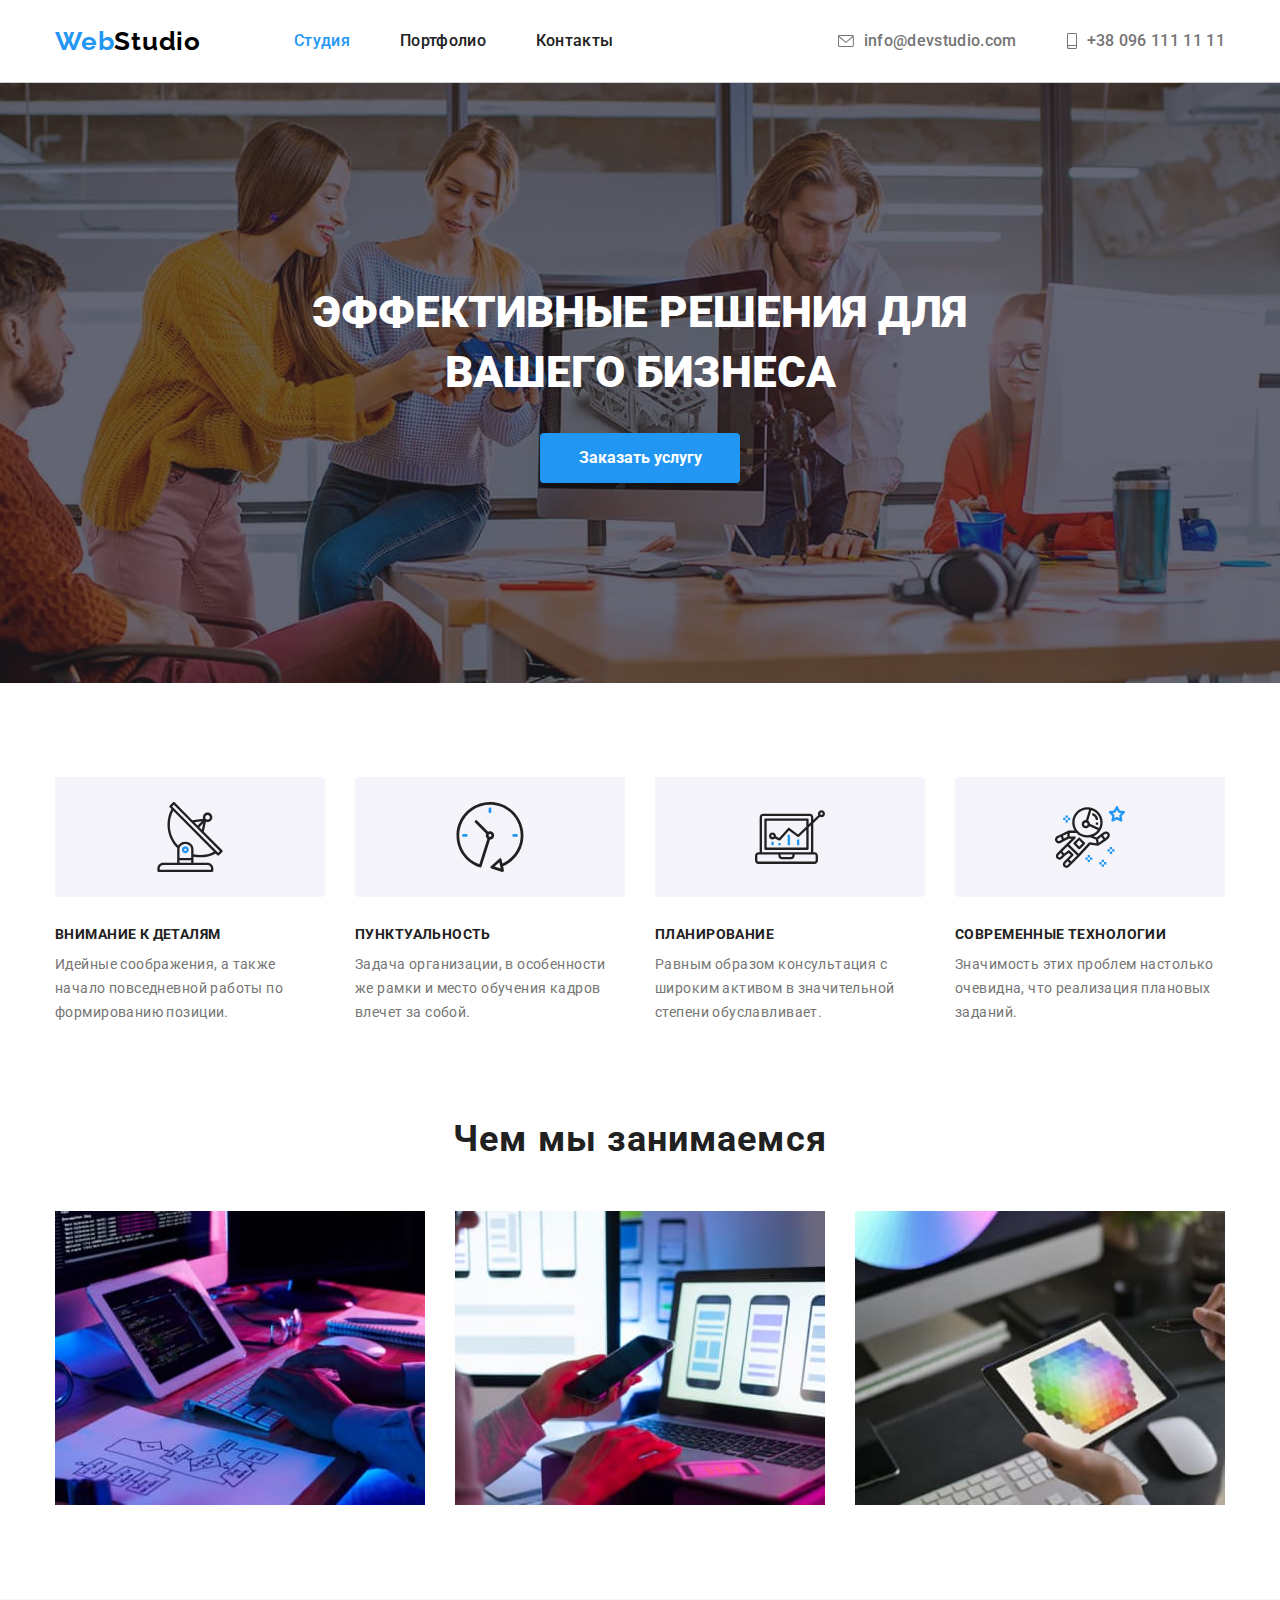
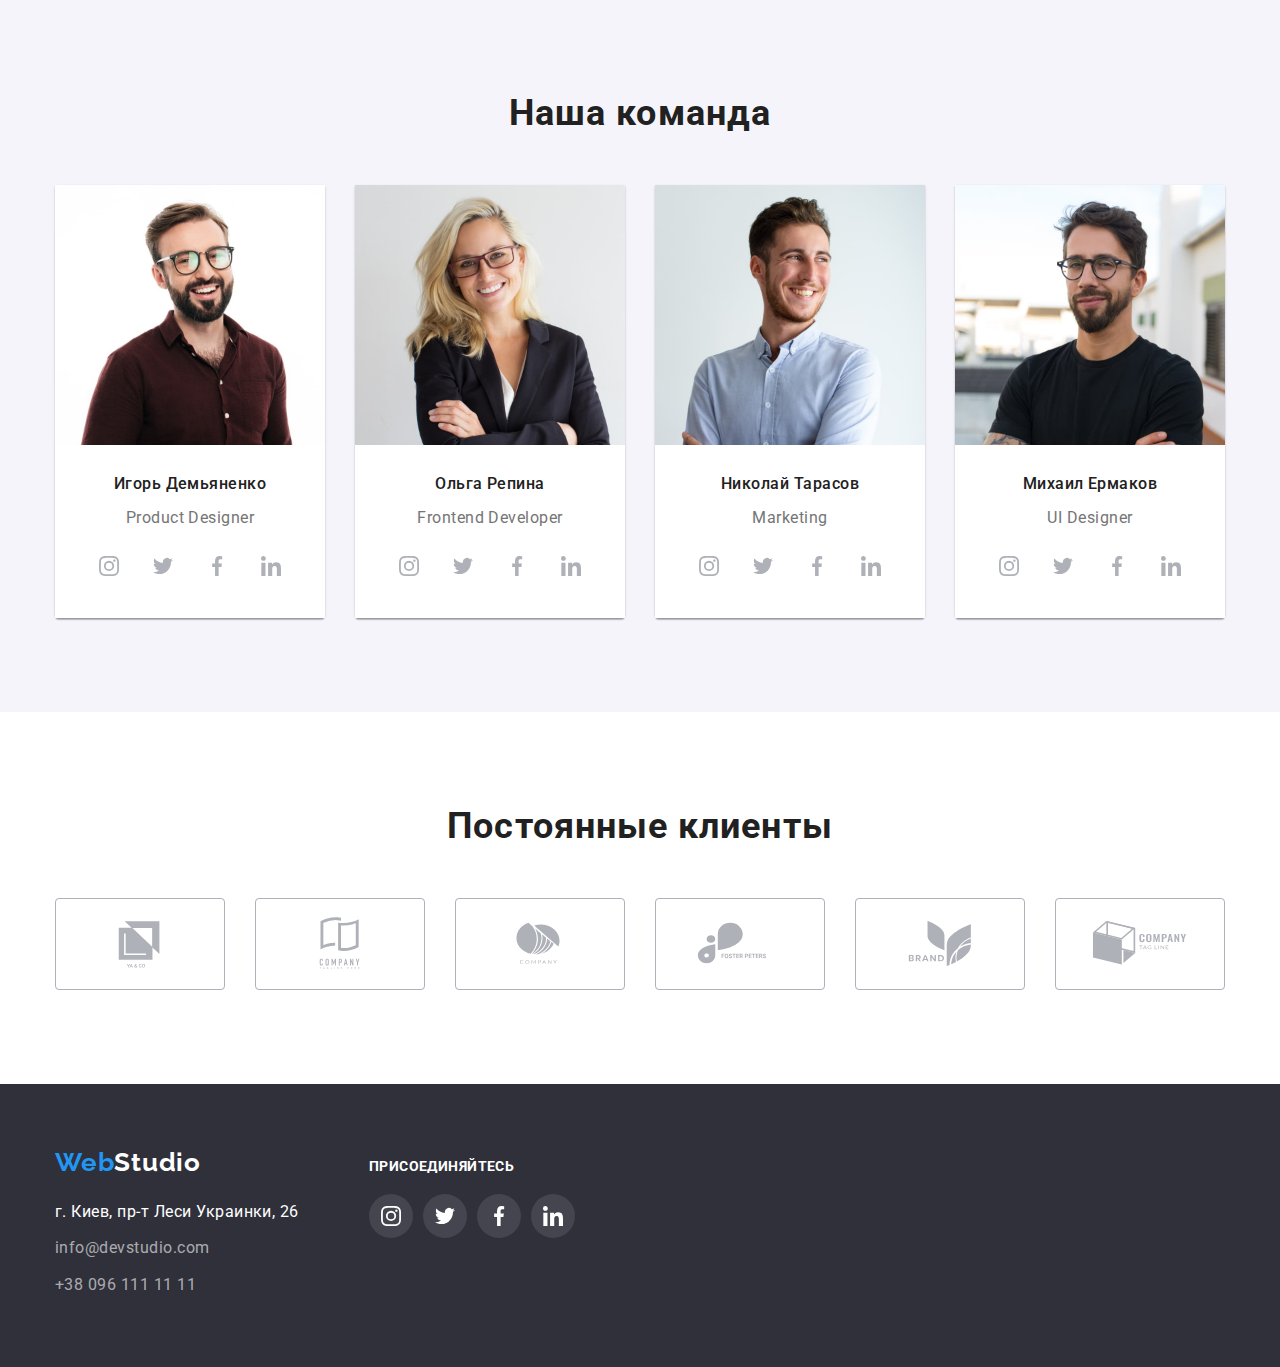
<file: index.html>
<!DOCTYPE html>
<html lang="ru">
  <head>
    <meta charset="UTF-8" />
    <meta http-equiv="X-UA-Compatible" content="IE=edge" />
    <meta name="viewport" content="width=device-width, initial-scale=1.0" />
    <title>Document</title>
    <link
      rel="stylesheet"
      href="https://cdnjs.cloudflare.com/ajax/libs/modern-normalize/1.0.0/modern-normalize.min.css"
    />
    <link
      href="https://fonts.googleapis.com/css2?family=Raleway:wght@700&family=Roboto:wght@400;500;700;900&display=swap"
      rel="stylesheet"
    />
    <link rel="preconnect" href="https://fonts.gstatic.com" />
    <link rel="stylesheet" href="./CSS/styles.css" />
  </head>

  <body>
    <header class="header">
      <div class="container">
        <!--Navigation-->
        <nav class="navigation">
          <a href="./index.html" lang="en" class="logo-header link"
            ><span>Web</span>Studio</a
          >
          <ul class="site-nav list">
            <li class="nav-item item">
              <a href="" class="link current">Студия</a>
            </li>
            <li class="nav-item item">
              <a href="./portfolio.html" class="link">Портфолио</a>
            </li>
            <li class="nav-item item"><a href="" class="link">Контакты</a></li>
          </ul>
        </nav>
        <ul class="contacts list">
          <li class="contacts-item item">
            <a href="mailto:info@devstudio.com" class="mail-link link">
              <svg class="contact-icon" width="16" height="12">
                <use href="./images/sprite.svg#envelope"></use>
              </svg>
              info@devstudio.com
            </a>
          </li>
          <li class="contacts-item item">
            <a href="tel:+380961111111" class="link">
              <svg class="contact-icon" width="10" height="16">
                <use href="./images/sprite.svg#smartphone"></use>
              </svg>
              +38 096 111 11 11
            </a>
          </li>
        </ul>
      </div>
    </header>

    <main>
      <!--Hero-->
      <section class="hero section">
        <div class="container">
          <h1 class="hero-title">Эффективные решения для вашего бизнеса</h1>
          <button type="button" class="hero-button">Заказать услугу</button>
        </div>
      </section>

      <!--Advantages-->
      <section class="advantages">
        <div class="container">
          <h2 hidden>Особенности</h2>
          <ul class="advantages-list list">
            <li class="advantages-item item">
              <div class="advantages-icon">
                <svg width="70" height="70">
                  <use href="./images/sprite.svg#antenna"></use>
                </svg>
              </div>
              <h3 class="advantages-title">Внимание к деталям</h3>
              <p class="advantages-text">
                Идейные соображения, а также начало повседневной работы по
                формированию позиции.
              </p>
            </li>
            <li class="advantages-item item">
              <div class="advantages-icon">
                <svg width="70" height="70">
                  <use href="./images/sprite.svg#clock"></use>
                </svg>
              </div>
              <h3 class="advantages-title">Пунктуальность</h3>
              <p class="advantages-text">
                Задача организации, в особенности же рамки и место обучения
                кадров влечет за собой.
              </p>
            </li>
            <li class="advantages-item item">
              <div class="advantages-icon">
                <svg width="70" height="70">
                  <use href="./images/sprite.svg#diagram"></use>
                </svg>
              </div>
              <h3 class="advantages-title">Планирование</h3>
              <p class="advantages-text">
                Равным образом консультация с широким активом в значительной
                степени обуславливает.
              </p>
            </li>
            <li class="advantages-item item">
              <div class="advantages-icon">
                <svg width="70" height="70">
                  <use href="./images/sprite.svg#astronaut"></use>
                </svg>
              </div>
              <h3 class="advantages-title">Современные технологии</h3>
              <p class="advantages-text">
                Значимость этих проблем настолько очевидна, что реализация
                плановых заданий.
              </p>
            </li>
          </ul>
        </div>
      </section>

      <!--Activity-->
      <section class="activity section">
        <div class="container">
          <h2 class="activity-title">Чем мы занимаемся</h2>
          <ul class="activity-list list">
            <li class="img-activity item">
              <img
                src="./images/img1.jpg"
                alt="Программист работает за столом в офисе"
                width="370"
                height="294"
              />
            </li>
            <li class="img-activity item">
              <img
                src="./images/img2.jpg"
                alt="Дизайнеры разрабатывают приложения для смартфонов"
                width="370"
                height="294"
              />
            </li>
            <li class="img-activity item">
              <img
                src="./images/img3.jpg"
                alt="Креативный художник веб-дизайна с рабочим графическим планшетом"
                width="370"
                height="294"
              />
            </li>
          </ul>
        </div>
      </section>

      <!--Team-->
      <section class="team section">
        <div class="container">
          <h2 class="team-title">Наша команда</h2>
          <ul class="team-list list">
            <li class="img-team item">
              <img
                src="./images/nashakomanda1.jpg"
                alt="Дизайнер продукта Игорь Демьяненко"
                width="270"
                height="260"
              />
              <div class="team-description">
                <h3 class="team-name">Игорь Демьяненко</h3>
                <p lang="en" class="team-function">Product Designer</p>
                <ul class="social-list list">
                  <li class="social-list-item item">
                    <a href="" class="social-list-link link">
                      <svg class="social-list-icon">
                        <use href="./images/sprite.svg#instagram"></use>
                      </svg>
                    </a>
                  </li>
                  <li class="social-list-item item">
                    <a href="" class="social-list-link link">
                      <svg class="social-list-icon">
                        <use href="./images/sprite.svg#twitter"></use>
                      </svg>
                    </a>
                  </li>
                  <li class="social-list-item item">
                    <a href="" class="social-list-link link">
                      <svg class="social-list-icon">
                        <use href="./images/sprite.svg#facebook"></use>
                      </svg>
                    </a>
                  </li>
                  <li class="social-list-item item">
                    <a href="" class="social-list-link link">
                      <svg class="social-list-icon">
                        <use href="./images/sprite.svg#linkedin"></use>
                      </svg>
                    </a>
                  </li>
                </ul>
              </div>
            </li>
            <li class="img-team item">
              <img
                src="./images/nashakomanda2.jpg"
                alt="Фронтенд разработчик"
                width="270"
                height="260"
              />
              <div class="team-description">
                <h3 class="team-name">Ольга Репина</h3>
                <p lang="en" class="team-function">Frontend Developer</p>
                <ul class="social-list list">
                  <li class="social-list-item item">
                    <a href="" class="social-list-link link">
                      <svg class="social-list-icon">
                        <use href="./images/sprite.svg#instagram"></use>
                      </svg>
                    </a>
                  </li>
                  <li class="social-list-item item">
                    <a href="" class="social-list-link link">
                      <svg class="social-list-icon">
                        <use href="./images/sprite.svg#twitter"></use>
                      </svg>
                    </a>
                  </li>
                  <li class="social-list-item item">
                    <a href="" class="social-list-link link">
                      <svg class="social-list-icon">
                        <use href="./images/sprite.svg#facebook"></use>
                      </svg>
                    </a>
                  </li>
                  <li class="social-list-item item">
                    <a href="" class="social-list-link link">
                      <svg class="social-list-icon">
                        <use href="./images/sprite.svg#linkedin"></use>
                      </svg>
                    </a>
                  </li>
                </ul>
              </div>
            </li>
            <li class="img-team item">
              <img
                src="./images/nashakomanda3.jpg"
                alt="Маркетолог"
                width="270"
                height="260"
              />
              <div class="team-description">
                <h3 class="team-name">Николай Тарасов</h3>
                <p lang="en" class="team-function">Marketing</p>
                <ul class="social-list list">
                  <li class="social-list-item item">
                    <a href="" class="social-list-link link">
                      <svg class="social-list-icon">
                        <use href="./images/sprite.svg#instagram"></use>
                      </svg>
                    </a>
                  </li>
                  <li class="social-list-item item">
                    <a href="" class="social-list-link link">
                      <svg class="social-list-icon">
                        <use href="./images/sprite.svg#twitter"></use>
                      </svg>
                    </a>
                  </li>
                  <li class="social-list-item item">
                    <a href="" class="social-list-link link">
                      <svg class="social-list-icon">
                        <use href="./images/sprite.svg#facebook"></use>
                      </svg>
                    </a>
                  </li>
                  <li class="social-list-item item">
                    <a href="" class="social-list-link link">
                      <svg class="social-list-icon">
                        <use href="./images/sprite.svg#linkedin"></use>
                      </svg>
                    </a>
                  </li>
                </ul>
              </div>
            </li>
            <li class="img-team item">
              <img
                src="./images/nashakomanda4.jpg"
                alt="Веб дизайнер"
                width="270"
                height="260"
              />
              <div class="team-description">
                <h3 class="team-name">Михаил Ермаков</h3>
                <p lang="en" class="team-function">UI Designer</p>
                <ul class="social-list list">
                  <li class="social-list-item item">
                    <a href="" class="social-list-link link">
                      <svg class="social-list-icon">
                        <use href="./images/sprite.svg#instagram"></use>
                      </svg>
                    </a>
                  </li>
                  <li class="social-list-item item">
                    <a href="" class="social-list-link link">
                      <svg class="social-list-icon">
                        <use href="./images/sprite.svg#twitter"></use>
                      </svg>
                    </a>
                  </li>
                  <li class="social-list-item item">
                    <a href="" class="social-list-link link">
                      <svg class="social-list-icon">
                        <use href="./images/sprite.svg#facebook"></use>
                      </svg>
                    </a>
                  </li>
                  <li class="social-list-item item">
                    <a href="" class="social-list-link link">
                      <svg class="social-list-icon">
                        <use href="./images/sprite.svg#linkedin"></use>
                      </svg>
                    </a>
                  </li>
                </ul>
              </div>
            </li>
          </ul>
        </div>
      </section>

      <!-- CUSTOMERS -->
      <section class="customers section">
        <div class="container">
          <h2 class="customers-title">Постоянные клиенты</h2>
          <ul class="customers-list list">
            <li class="group-icon item">
              <a href="#" class="customers-link link">
                <svg class="icon-group" width="106" height="60">
                  <use href="./images/sprite.svg#icon-group-1"></use>
                </svg>
              </a>
            </li>
            <li class="group-icon item">
              <a href="#" class="customers-link link">
                <svg class="icon-group" width="106" height="60">
                  <use href="./images/sprite.svg#icon-group-2"></use>
                </svg>
              </a>
            </li>
            <li class="group-icon item">
              <a href="#" class="customers-link link">
                <svg class="icon-group" width="106" height="60">
                  <use href="./images/sprite.svg#icon-group-3"></use>
                </svg>
              </a>
            </li>
            <li class="group-icon item">
              <a href="#" class="customers-link link">
                <svg class="icon-group" width="106" height="60">
                  <use href="./images/sprite.svg#icon-group-4"></use>
                </svg>
              </a>
            </li>
            <li class="group-icon item">
              <a href="#" class="customers-link link">
                <svg class="icon-group" width="106" height="60">
                  <use href="./images/sprite.svg#icon-group-5"></use>
                </svg>
              </a>
            </li>
            <li class="group-icon item">
              <a href="#" class="customers-link link">
                <svg class="icon-group" width="106" height="60">
                  <use href="./images/sprite.svg#icon-group-6"></use>
                </svg>
              </a>
            </li>
          </ul>
        </div>
      </section>
    </main>

    <!--Footer-->
    <footer class="footer-page">
      <div class="container">
        <div class="footer-address">
          <a href="./index.html" lang="en" class="logo-footer"
            ><span>Web</span>Studio</a
          >
          <address class="address">
            <ul class="address list">
              <li class="address-item item">
                <a
                  class="map-link link"
                  href="https://goo.gl/maps/HwD9BETJEKtcqntC8"
                  target="_blank"
                  >г. Киев, пр-т Леси Украинки, 26</a
                >
              </li>
              <li class="address-item item">
                <a href="mailto:info@devstudio.com" class="mail-link link"
                  >info@devstudio.com</a
                >
              </li>
              <li class="address-item item">
                <a href="tel:+380961111111" class="phone-link link"
                  >+38 096 111 11 11</a
                >
              </li>
            </ul>
          </address>
        </div>

        <div class="footer-socail-section">
          <p class="footer-social-title">присоединяйтесь</p>
          <ul class="footer-social-list list">
            <li class="footer-social-list-item item">
              <a href="" class="footer-social-list-link link">
                <svg class="social-list-icon">
                  <use href="./images/sprite.svg#instagram"></use>
                </svg>
              </a>
            </li>
            <li class="footer-social-list-item item">
              <a href="" class="footer-social-list-link link">
                <svg class="social-list-icon">
                  <use href="./images/sprite.svg#twitter"></use>
                </svg>
              </a>
            </li>
            <li class="footer-social-list-item item">
              <a href="" class="footer-social-list-link link">
                <svg class="social-list-icon">
                  <use href="./images/sprite.svg#facebook"></use>
                </svg>
              </a>
            </li>
            <li class="footer-social-list-item item">
              <a href="" class="footer-social-list-link link">
                <svg class="social-list-icon">
                  <use href="./images/sprite.svg#linkedin"></use>
                </svg>
              </a>
            </li>
          </ul>
        </div>
      </div>
    </footer>
  </body>
</html>
</file>
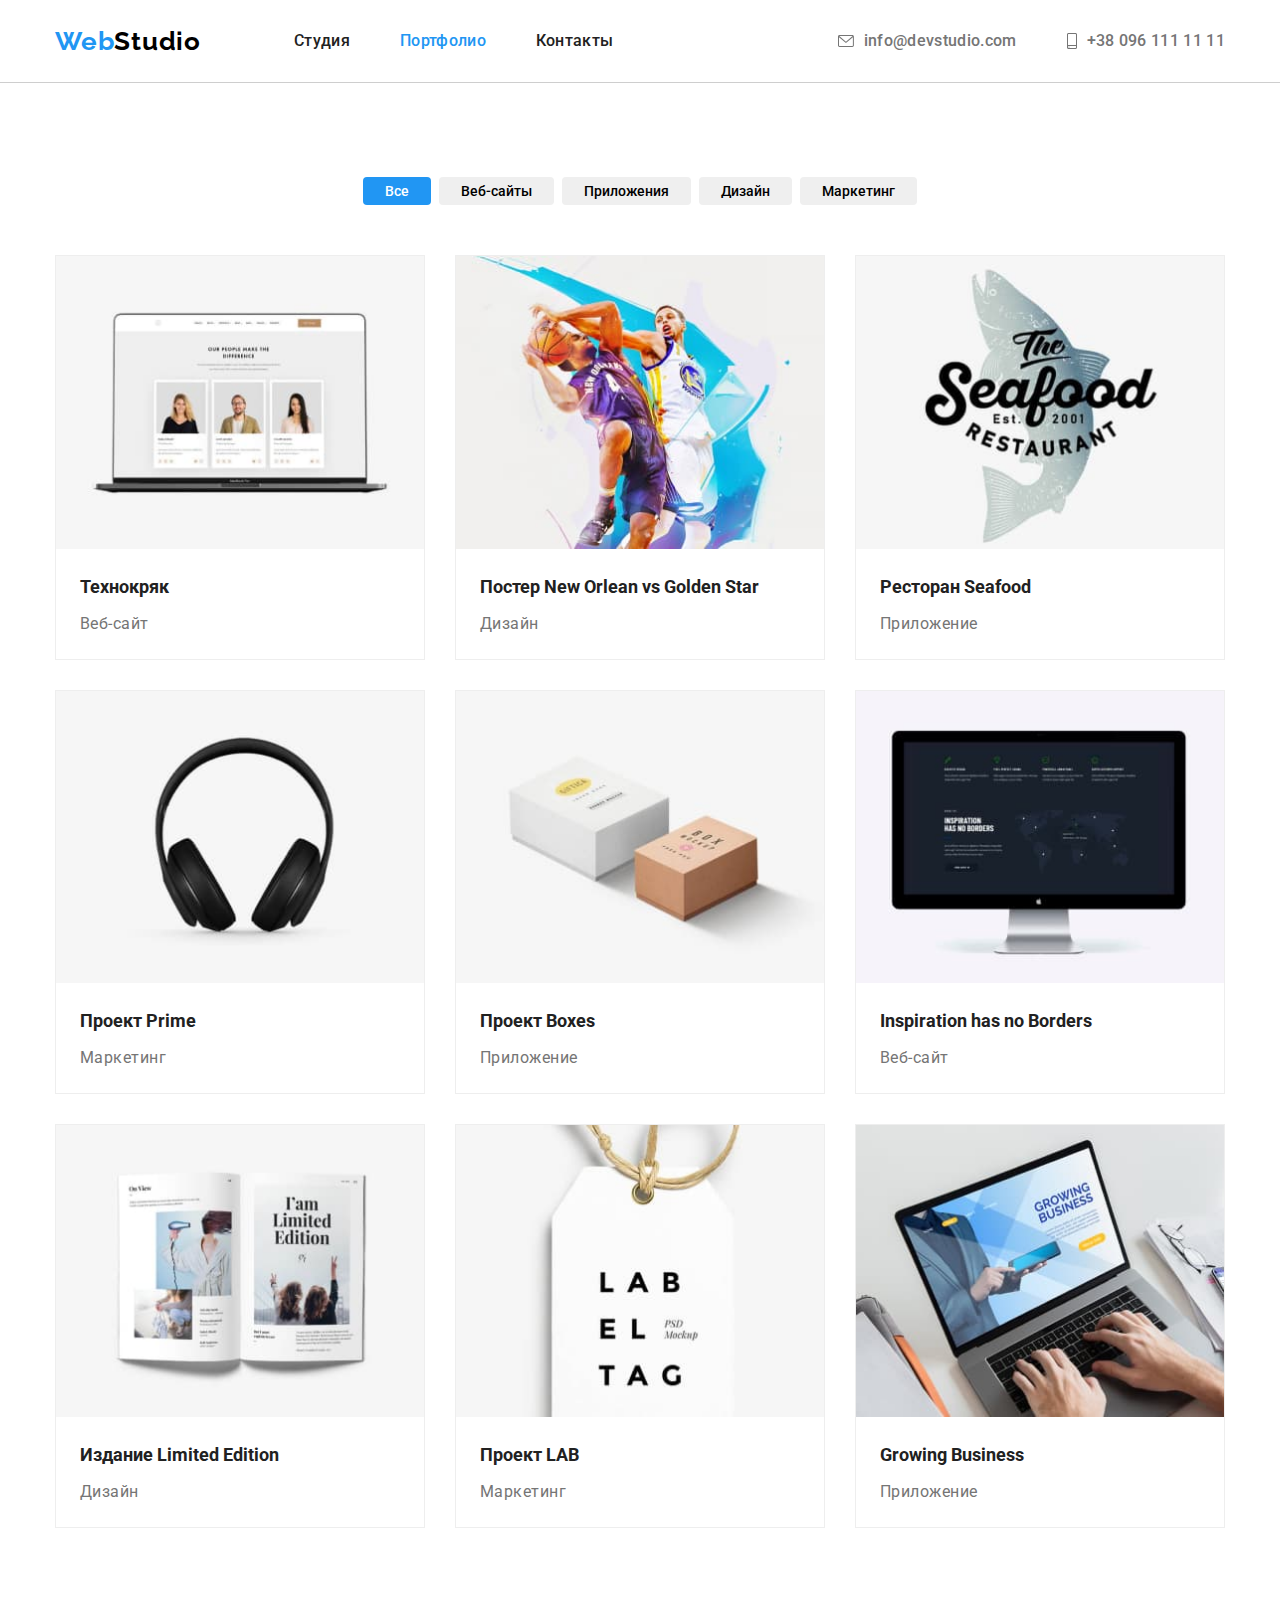
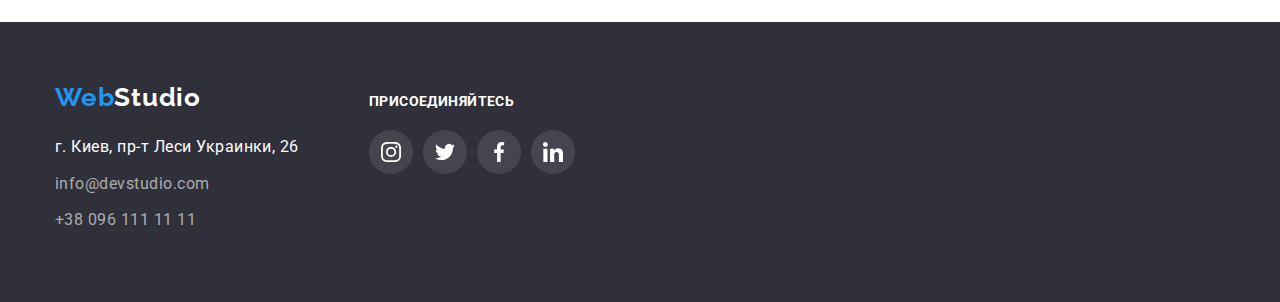
<file: portfolio.html>
<!DOCTYPE html>
<html lang="ru">
  <head>
    <meta charset="UTF-8" />
    <meta http-equiv="X-UA-Compatible" content="IE=edge" />
    <meta name="viewport" content="width=device-width, initial-scale=1.0" />
    <title>Portfolio</title>
    <link
      rel="stylesheet"
      href="https://cdnjs.cloudflare.com/ajax/libs/modern-normalize/1.0.0/modern-normalize.min.css"
    />
    <link
      href="https://fonts.googleapis.com/css2?family=Raleway:wght@700&family=Roboto:wght@400;500;700;900&display=swap"
      rel="stylesheet"
    />
    <link rel="preconnect" href="https://fonts.gstatic.com" />
    <link rel="stylesheet" href="./CSS/styles.css" />
  </head>

  <body>
    <header class="header">
      <div class="container">
        <!-- Navigation -->
        <nav class="navigation">
          <a href="./index.html" lang="en" class="logo-header link"
            ><span>Web</span>Studio</a
          >
          <ul class="site-nav list">
            <li class="nav-item item">
              <a href="./index.html" class="link">Студия</a>
            </li>
            <li class="nav-item item">
              <a href="" class="link current">Портфолио</a>
            </li>
            <li class="nav-item item"><a href="" class="link">Контакты</a></li>
          </ul>
        </nav>
        <ul class="contacts list">
          <li class="contacts-item item">
            <a href="mailto:info@devstudio.com" class="mail-link link">
              <svg class="contact-icon" width="16" height="12">
                <use href="./images/sprite.svg#envelope"></use>
              </svg>
              info@devstudio.com
            </a>
          </li>
          <li class="contacts-item item">
            <a href="tel:+380961111111" class="link">
              <svg class="contact-icon" width="10" height="16">
                <use href="./images/sprite.svg#smartphone"></use>
              </svg>
              +38 096 111 11 11
            </a>
          </li>
        </ul>
      </div>
    </header>
    <main>
      <!--Portfolio-->
      <section class="work-block section">
        <div class="container">
          <h1 hidden>portfolio</h1>
          <ul class="filters list">
            <li class="button-item item">
              <button type="button" class="button-general active">Все</button>
            </li>
            <li class="button-item item">
              <button type="button" class="button-general">Веб-сайты</button>
            </li>
            <li class="button-item item">
              <button type="button" class="button-general">Приложения</button>
            </li>
            <li class="button-item">
              <button type="button" class="button-general">Дизайн</button>
            </li>
            <li class="button-item item">
              <button type="button" class="button-general">Маркетинг</button>
            </li>
          </ul>
          <ul class="portfolio-list list">
            <li class="portfolio-item item">
              <a href="" class="portfolio-link link"
                ><img
                  src="./images/portfolio1.jpg"
                  alt="главная страница веб-сайта"
                  width="370"
                  height="294"
                />
                <div class="card-description">
                  <h2 class="content-name">Технокряк</h2>
                  <p class="content-text">Веб-сайт</p>
                </div>
              </a>
            </li>
            <li class="portfolio-item item">
              <a href="" class="portfolio-link link"
                ><img
                  src="./images/portfolio2.jpg"
                  alt="баскетбольный постер"
                  width="370"
                  height="294"
                />
                <div class="card-description">
                  <h2 class="content-name">
                    Постер <span lang="en">New Orlean vs Golden Star</span>
                  </h2>
                  <p class="content-text">Дизайн</p>
                </div>
              </a>
            </li>
            <li class="portfolio-item item">
              <a href="" class="portfolio-link link"
                ><img
                  src="./images/portfolio3.jpg"
                  alt="приложение ресторана морепродуктов"
                  width="370"
                  height="294"
                />
                <div class="card-description">
                  <h2 class="content-name">
                    Ресторан <span lang="en">Seafood</span>
                  </h2>
                  <p class="content-text">Приложение</p>
                </div>
              </a>
            </li>
            <li class="portfolio-item item">
              <a href="" class="portfolio-link link"
                ><img
                  src="./images/portfolio4.jpg"
                  alt="наушники"
                  width="370"
                  height="294"
                />
                <div class="card-description">
                  <h2 class="content-name">
                    Проект <span lang="en">Prime</span>
                  </h2>
                  <p class="content-text">Маркетинг</p>
                </div>
              </a>
            </li>
            <li class="portfolio-item item">
              <a href="" class="portfolio-link link"
                ><img
                  src="./images/portfolio5.jpg"
                  alt="две коробочки"
                  width="370"
                  height="294"
                />
                <div class="card-description">
                  <h2 class="content-name">
                    Проект <span lang="en">Boxes</span>
                  </h2>
                  <p class="content-text">Приложение</p>
                </div>
              </a>
            </li>
            <li class="portfolio-item item">
              <a href="" class="portfolio-link link"
                ><img
                  src="./images/portfolio6.jpg"
                  alt="монитор компьютера"
                  width="370"
                  height="294"
                />
                <div class="card-description">
                  <h2 lang="en" class="content-name">
                    Inspiration has no Borders
                  </h2>
                  <p class="content-text">Веб-сайт</p>
                </div>
              </a>
            </li>

            <li class="portfolio-item item">
              <a href="" class="portfolio-link link"
                ><img
                  src="./images/portfolio7.jpg"
                  alt="монитор компьютера"
                  width="370"
                  height="294"
                />
                <div class="card-description">
                  <h2 class="content-name">
                    Издание <span lang="en">Limited Edition</span>
                  </h2>
                  <p class="content-text">Дизайн</p>
                </div>
              </a>
            </li>
            <li class="portfolio-item item">
              <a href="" class="portfolio-link link"
                ><img
                  src="./images/portfolio8.jpg"
                  alt="бирка"
                  width="370"
                  height="294"
                />
                <div class="card-description">
                  <h2 class="content-name">
                    Проект <span lang="en">LAB</span>
                  </h2>
                  <p class="content-text">Маркетинг</p>
                </div>
              </a>
            </li>
            <li class="portfolio-item item">
              <a href="" class="portfolio-link link"
                ><img
                  src="./images/portfolio9.jpg"
                  alt="дизайнер разрабатывает маект на ноутбуке"
                  width="370"
                  height="294"
                />
                <div class="card-description">
                  <h2 lang="en" class="content-name">Growing Business</h2>
                  <p class="content-text">Приложение</p>
                </div>
              </a>
            </li>
          </ul>
        </div>
      </section>
    </main>
    <!--Footer-->
    <footer class="footer-page">
      <div class="container">
        <div class="footer-address">
          <a href="./index.html" lang="en" class="logo-footer"
            ><span>Web</span>Studio</a
          >
          <address class="address">
            <ul class="address list">
              <li class="address-item item">
                <a
                  class="map-link link"
                  href="https://goo.gl/maps/HwD9BETJEKtcqntC8"
                  target="_blank"
                  >г. Киев, пр-т Леси Украинки, 26</a
                >
              </li>
              <li class="address-item item">
                <a href="mailto:info@devstudio.com" class="mail-link link"
                  >info@devstudio.com</a
                >
              </li>
              <li class="address-item item">
                <a href="tel:+380961111111" class="phone-link link"
                  >+38 096 111 11 11</a
                >
              </li>
            </ul>
          </address>
        </div>

        <div class="footer-socail-section">
          <h3 class="footer-social-title">присоединяйтесь</h3>
          <ul class="footer-social-list list">
            <li class="footer-social-list-item item">
              <a href="" class="footer-social-list-link link">
                <svg class="social-list-icon">
                  <use href="./images/sprite.svg#instagram"></use>
                </svg>
              </a>
            </li>
            <li class="footer-social-list-item item">
              <a href="" class="footer-social-list-link link">
                <svg class="social-list-icon">
                  <use href="./images/sprite.svg#twitter"></use>
                </svg>
              </a>
            </li>
            <li class="footer-social-list-item item">
              <a href="" class="footer-social-list-link link">
                <svg class="social-list-icon">
                  <use href="./images/sprite.svg#facebook"></use>
                </svg>
              </a>
            </li>
            <li class="footer-social-list-item item">
              <a href="" class="footer-social-list-link link">
                <svg class="social-list-icon">
                  <use href="./images/sprite.svg#linkedin"></use>
                </svg>
              </a>
            </li>
          </ul>
        </div>
      </div>
    </footer>
  </body>
</html>
</file>
<file: CSS/styles.css>
:root {
  --primary-text-color: #757575;
  --title-text-color: #212121;
  --secondary-text-color: #ffffff;
  --accent-color: #2196f3;
  --background-hero-color: #2f303a;
  --background-hat-color: #ffffff;
  --background-team-color: #f5f4fa;
  --background-icon-color: #f5f4fa;
  --icon-color: #afb1b8;
}

body {
  color: var(--primary-text-color);
  background-color: var(--primary-white-color);
  font-family: Roboto, sans-serif;
  font-weight: 400;
}
/* УТИЛИТЫ */
h1,
h2,
h3,
h4,
h5,
h6 p {
  margin-top: 0;
  margin-bottom: 0;
}
.list {
  list-style: none;
  padding: 0;
  margin: 0;
}
.link {
  color: inherit;
  text-decoration: none;
}
img {
  display: block;
  max-width: 100%;
  height: auto;
}
.container {
  width: 1200px;
  margin: 0 auto;
  padding-left: 15px;
  padding-right: 15px;
}

/* HEADER */
.site-nav .link.current {
  color: var(--accent-color);
}
.logo-header {
  margin-right: 93px;

  color: #000000;
  text-decoration: none;
  font-family: Raleway, sans-serif;
  font-size: 26px;
  font-weight: 700;
  line-height: 1.19;
  letter-spacing: 0.03em;
}

.logo-header > span {
  color: var(--accent-color);
}
.header .list {
  font-weight: 500;
  line-height: 1.14;
  letter-spacing: 0.02em;
}

.header .container {
  display: flex;
}
.header {
  border-bottom: 1px solid #cecece;
}

/* NAVIGATION */

.navigation,
.site-nav,
.contacts {
  display: flex;
  align-items: center;
}
.site-nav {
  color: var(--title-text-color);
}
.navigation .nav-item:not(:last-child) {
  margin-right: 50px;
}
.contacts-item:not(:last-child) {
  margin-right: 50px;
}
.contacts {
  margin-left: auto;
}
.contacts .link {
  display: flex;
  align-items: center;
}
.site-nav a:hover,
.site-nav a:focus {
  color: var(--accent-color);
}

.contacts-item a:hover,
.contacts-item a:focus {
  color: var(--accent-color);
}
.contact-icon {
  margin-right: 10px;
  fill: currentColor;
}

.nav-item .link,
.contacts-item .link {
  display: flex;
  padding-top: 32px;
  padding-bottom: 32px;
}
/* HERO */
.hero {
  background-color: var(--background-hero-color);
  display: flex;
  max-width: 1600px;
  height: 600px;
  margin-left: auto;
  margin-right: auto;
  background-image: linear-gradient(
      rgba(47, 48, 58, 0.4),
      rgba(47, 48, 58, 0.4)
    ),
    url("../images/hero-bcg.jpg");
  background-repeat: no-repeat;
  background-position: center;
  background-size: cover;
  text-align: center;
  justify-content: center;
  flex-direction: column;
  width: 100%;
  align-items: center;
}
.hero-title {
  max-width: 696px;
  margin-left: auto;
  margin-right: auto;
  margin-top: 0;
  margin-bottom: 30px;

  color: var(--secondary-text-color);
  font-weight: 900;
  font-size: 44px;
  line-height: 1.36;
  text-transform: uppercase;
}
.hero-button {
  margin: 0 auto;
  padding: 10px 30px;
  min-width: 200px;
  text-align: center;
  display: block;
  align-items: center;

  color: var(--secondary-text-color);
  background-color: var(--accent-color);
  font-weight: 700;
  font-size: 16px;
  line-height: 1.87;
  box-shadow: 0px 4px 4px rgba(0, 0, 0, 0.15);
  border-radius: 4px;
  border: none;
}
/* ADVANTAGES */
.advantages {
  background-color: var(--background-hat-color);
}
.advantages {
  padding-top: 94px;
  padding-bottom: 94px;
}
.advantages-item {
  flex-basis: calc(100% / 4 - 30px);
  margin-right: 30px;
}
.advantages-list {
  display: flex;
  margin-right: -30px;
}
.advantages-title {
  color: var(--title-text-color);
  margin-bottom: 10px;
  margin-top: 0;
  font-weight: 700;
  font-size: 14px;
  line-height: 1.14;
  letter-spacing: 0.03em;
  text-transform: uppercase;
}

.advantages-text {
  font-size: 14px;
  line-height: 1.71;
  letter-spacing: 0.03em;
  font-weight: 400;
  margin-top: 0;
  margin-bottom: 0;
}
.advantages-icon {
  display: flex;
  justify-content: center;
  align-items: center;
  width: 270px;
  height: 120px;
  background-color: var(--background-icon-color);
  margin-bottom: 30px;
  border-radius: 4px;
}
/* ACTIVITY */
.activity {
  padding-bottom: 94px;
}
.activity-list {
  display: flex;
  flex-wrap: wrap;
  margin-left: -30px;
}

.activity-list .item {
  margin-left: 30px;
}
.activity-title {
  color: var(--title-text-color);
  margin-bottom: 50px;
  font-weight: 700;
  font-size: 36px;
  line-height: 1.16;
  text-align: center;
  letter-spacing: 0.03em;
}
/* OUR TEAM */
.team {
  background-color: var(--background-team-color);
  padding-top: 94px;
  padding-bottom: 94px;
}
.team-list {
  display: flex;
  flex-wrap: wrap;
  margin-left: -30px;
}
.team-list .item {
  margin-left: 30px;
}
.team-title {
  color: var(--title-text-color);
  margin-bottom: 50px;
  font-weight: 700;
  font-size: 36px;
  line-height: 1.16;
  text-align: center;
  letter-spacing: 0.03em;
}
.team-description {
  display: block;
  padding: 30px 32px;
  background-color: var(--background-hat-color);
}
.team-name {
  color: var(--title-text-color);
  font-weight: 500;
  font-size: 16px;
  line-height: 1.18;
  text-align: center;
  letter-spacing: 0.03em;
  margin-bottom: 10px;
}
.team-function {
  font-size: 16px;
  font-weight: 400;
  line-height: 1.18;
  text-align: center;
  letter-spacing: 0.03em;
}
.img-team {
  flex-direction: column;
  box-shadow: 0px 1px 3px rgba(0, 0, 0, 0.12), 0px 1px 1px rgba(0, 0, 0, 0.14),
    0px 2px 1px rgba(0, 0, 0, 0.2);
  border-radius: 0px 0px 4px 4px;
}
.social-list .item {
  margin: 0;
}
.social-list {
  display: flex;
  justify-content: space-between;
}
.social-list-link {
  display: flex;
  align-items: center;
  justify-content: center;
  fill: var(--icon-color);
  width: 44px;
  height: 44px;
  border-radius: 50%;
}
.social-list-icon {
  width: 20px;
  height: 20px;
}
.social-list-link:hover,
.social-list-link:focus {
  fill: var(--background-hat-color);
  background-color: var(--accent-color);
}
.social-list-item:not(:first-child) {
  margin-left: 10px;
}
/* CUSTOMERS */
.customers {
  background-color: var(--background-hat-color);
  padding-top: 94px;
  padding-bottom: 94px;
}
.customers-title {
  color: var(--title-text-color);
  margin-bottom: 50px;
  font-weight: 700;
  font-size: 36px;
  line-height: 1.16;
  text-align: center;
  letter-spacing: 0.03em;
}
.customers-list {
  display: flex;
  flex-wrap: wrap;
  margin-left: -30px;
}
.customers-list .item {
  margin-left: 30px;
}
.customers-link {
  display: flex;
  align-items: center;
  justify-content: center;
  width: 170px;
  height: 92px;
  border: 1px solid #afb1b8;
  box-sizing: border-box;
  border-radius: 4px;
  fill: var(--icon-color);
}

.customers-link:hover,
.customers-link:focus {
  fill: var(--accent-color);
  border-color: var(--accent-color);
}

/* PORTFOLIO */
.work-block {
  background-color: var(--background-hat-color);
  padding-top: 94px;
  padding-bottom: 94px;
}
.filters {
  display: flex;
  margin: 0 auto;
  margin-bottom: 50px;
  text-align: center;
  align-items: center;
  justify-content: center;

  color: var(--background-team-color);
  font-size: 14px;
  line-height: 1.62;
  letter-spacing: 0.03em;
  border-radius: 4px;
}
.button-general {
  font-weight: 500;
  padding: 6px 22px;
  border-radius: 4px;
  border: none;
}

.button-item:not(:first-child) {
  margin-left: 8px;
}
button {
  cursor: pointer;
}
.button-general:active {
  color: var(--secondary-text-color);
  background-color: var(--accent-color);
}
.filters button:hover,
.filters button:focus {
  color: var(--secondary-text-color);
  background-color: var(--accent-color);
  box-shadow: 0px 3px 1px rgba(0, 0, 0, 0.1), 0px 1px 2px rgba(0, 0, 0, 0.08),
    0px 2px 2px rgba(0, 0, 0, 0.12);
}

.button-general.active {
  color: var(--secondary-text-color);
  background-color: var(--accent-color);
}
/* PORTFOLIO CATOLOG */
.portfolio-link {
  display: block;
}
.portfolio-item {
  margin-left: 30px;
  margin-top: 30px;
  border: 1px solid #eeeeee;
  width: 370px;
}
.portfolio-list {
  display: flex;
  flex-wrap: wrap;
  margin-left: -30px;
  margin-top: -30px;
}
.card-description {
  display: block;
  padding: 20px 24px;
}
.content-name {
  margin-bottom: 4px;
  color: var(--title-text-color);
  font-weight: 700;
  font-size: 18px;
  line-height: 2;
}
.content-text {
  font-size: 16px;
  font-weight: 400;
  line-height: 1.87;
  letter-spacing: 0.03em;
  margin-top: 0;
  margin-bottom: 0;
}
.portfolio-link:hover,
.portfolio-link:focus {
  box-shadow: 0px 1px 1px rgba(0, 0, 0, 0.12), 0px 4px 4px rgba(0, 0, 0, 0.06),
    1px 4px 6px rgba(0, 0, 0, 0.16);
}
/* FOOTER */
.footer-page {
  background-color: var(--background-hero-color);

  padding-top: 60px;
  padding-bottom: 60px;
}
.logo-footer > span {
  color: var(--accent-color);
}
.logo-footer {
  color: var(--secondary-text-color);
  text-decoration: none;
  font-family: Raleway, sans-serif;
  font-size: 26px;
  font-weight: 700;
  line-height: 1.19;
  letter-spacing: 0.03em;
}
.logo-footer {
  display: inline-block;
  margin-bottom: 20px;
}
.address {
  font-weight: 400;
  line-height: 1.71;
  letter-spacing: 0.03em;
  color: rgba(255, 255, 255, 0.6);
  font-style: normal;
}
.address-item {
  margin-bottom: 9px;
}
.footer-page .link:hover,
.footer-page .link:focus {
  color: var(--accent-color);
}

.map-link {
  color: var(--secondary-text-color);
}

.footer-social-title {
  font-family: "Roboto", sans-serif;
  font-weight: 700;
  font-size: 14px;
  text-transform: uppercase;
  color: var(--secondary-text-color);
  line-height: 1.17;
  letter-spacing: 0.03em;
  margin-bottom: 20px;
}
.footer-social-list {
  display: flex;
}
.footer-social-list-item:not(:first-child) {
  margin-left: 10px;
}
.footer-social-list-link {
  display: flex;
  align-items: center;
  justify-content: center;

  fill: var(--secondary-text-color);
  background: rgba(255, 255, 255, 0.1);
  width: 44px;
  height: 44px;
  border-radius: 50%;
}
.footer-socail-section {
  margin-left: 70px;
}
.footer-page .container {
  display: flex;
  align-items: baseline;
}
.footer-social-list-link:hover,
.footer-social-list-link:focus {
  fill: var(--background-hat-color);
  background-color: var(--accent-color);
}
</file>
